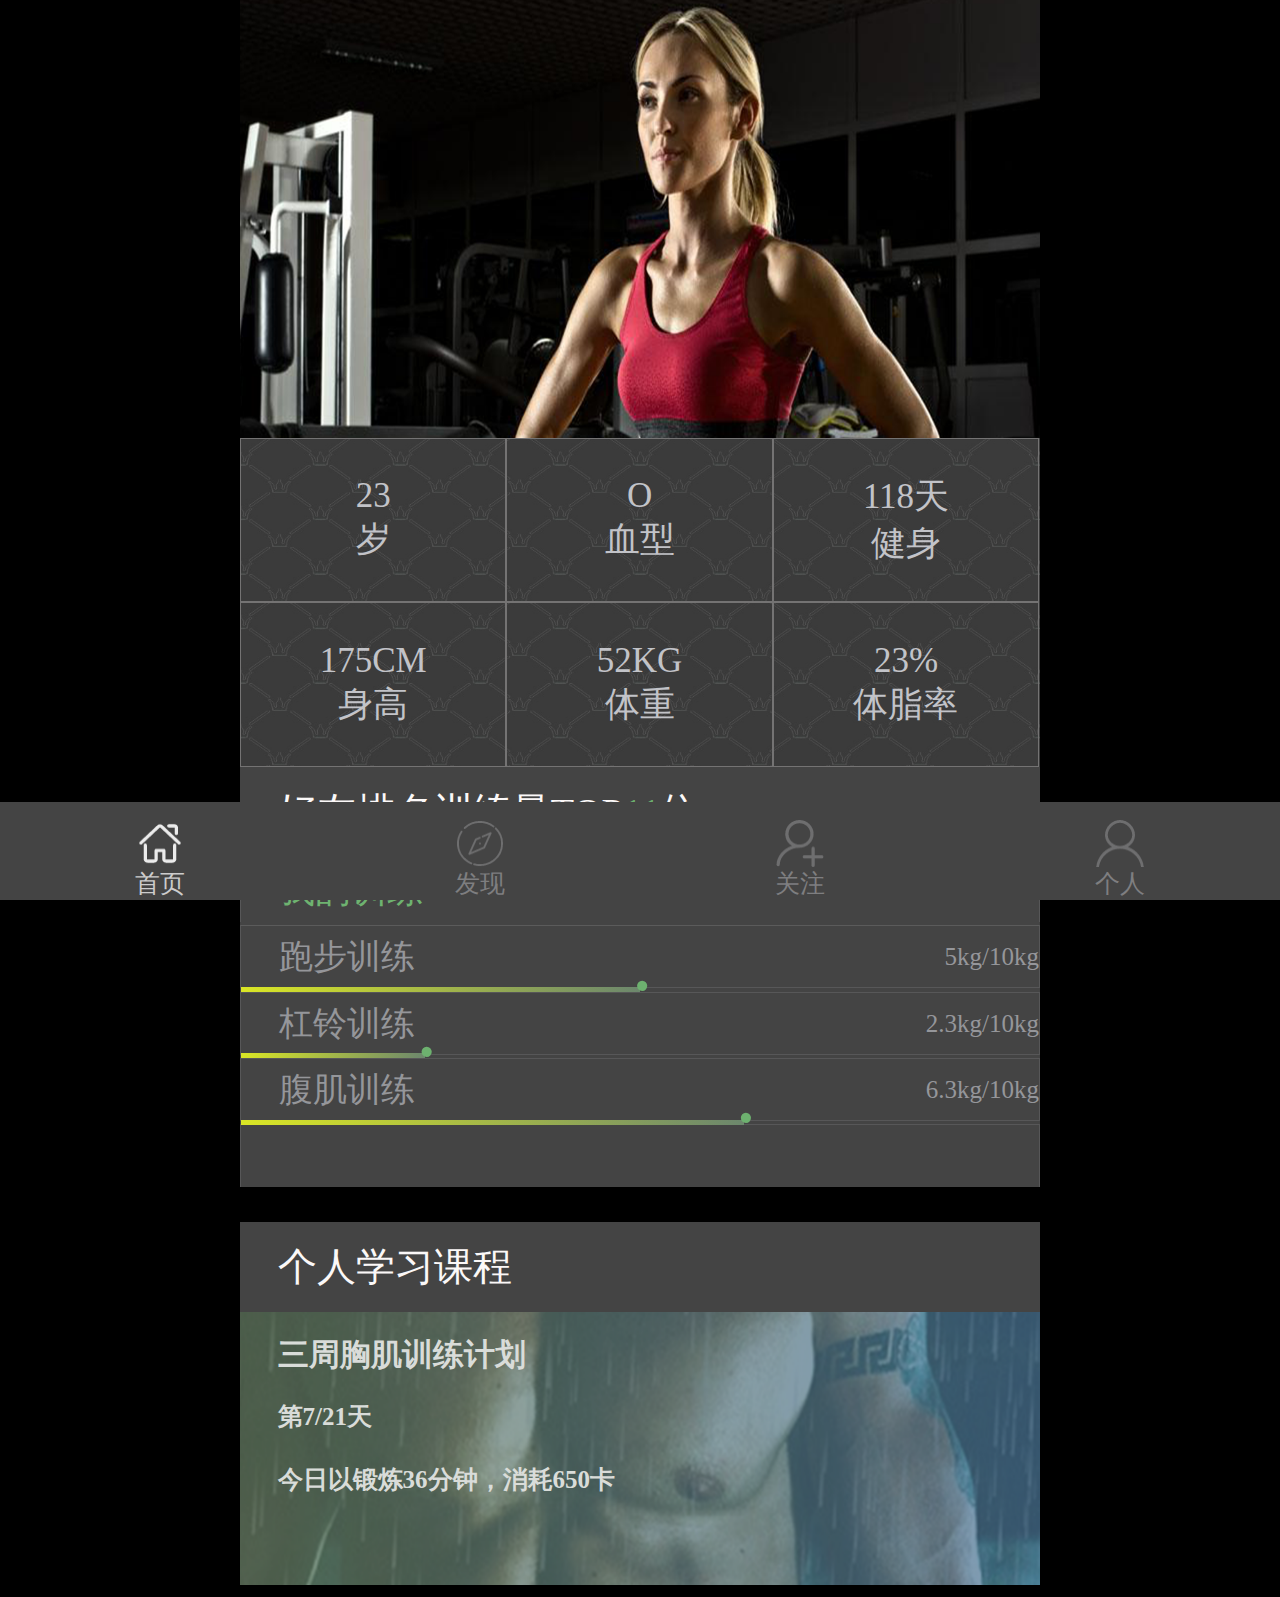
<file: index.html>
<!doctype html>
<html>
<head>
<meta charset="utf-8">
<title>首页</title>
	<meta name="viewport" content="width=device-width,height=device-height,initial-scale=1.0, minimum-scale=1.0, maximum-scale=1.0, user-scalable=no">
	<link rel="stylesheet" type="text/css" href="css/index.css">
	 <link rel="stylesheet" href="swiper/swiper.min.css">
</head>
<body>
	
	<section class="swiper-container">
		<div class="swiper-container">
        <div class="swiper-wrapper">
            <div class="swiper-slide"><img src="img/4.png">
            </div>
              <div class="swiper-slide"><img src="img/65.jpg">
            </div>
            <div class="swiper-slide"><img src="img/66.jpg">
            </div>
              <div class="swiper-slide"><img src="img/67.jpg">
            </div>
           
        </div>
    </div>
	</section>
	<ul class="information">
		<li>23 <br>岁</li>
		<li>O <br>血型</li>
		<li>118天 <br>健身</li>
		<li>175CM <br>身高</li>
		<li>52KG <br>体重</li>
		<li>23% <br>体脂率</li>
	</ul>
	<section class="rankings">
		<span class="friend">好友排名训练量TOP<a>11</a>位</span>
		<ul class="train">
			<li>我的训练</li>
			<li>跑步训练<span>5kg/10kg</span><h5><p>·</p></h5></li>
			<li>杠铃训练<span>2.3kg/10kg</span><h5><p>·</p></h5></li>
			<li>腹肌训练<span>6.3kg/10kg</span><h5><p>·</p></h5></li>
			<li></li>
		</ul>
	</section>
	<footer>
		<span><a href="index1.html">个人学习课程</a></span>
		<div><b><p>三周胸肌训练计划</p><p>第7/21天</p><p>今日以锻炼36分钟，消耗650卡</p></b></div>
	</footer>
	<ol>
		<li><a href="index.html"><img src="img/7.png">首页</a></li>
		<li><a href="find.html"><img src="img/8.png">发现</a></li>
		<li><a href="follow.html"><img src="img/9.png">关注</a></li>
		<li><a href="homepage.html"><img src="img/10.png">个人</a></li>
	</ol>
	 <script src="swiper/swiper.min.js"></script>
    <script type="text/javascript">
    window.onload = function() {
      var mySwiper = new Swiper ('.swiper-container', {
        direction:'horizontal',
        loop: true,
        autoplay:1000,
        speed:2000,
        pagination: '.swiper-pagination',
        nextButton: '.swiper-button-next',
        prevButton: '.swiper-button-prev',
　　　　  autoplayDisableOnInteraction : false,
        scrollbar: '.swiper-scrollbar',
      });
    }        
    </script>
</body>
</html>
</file>
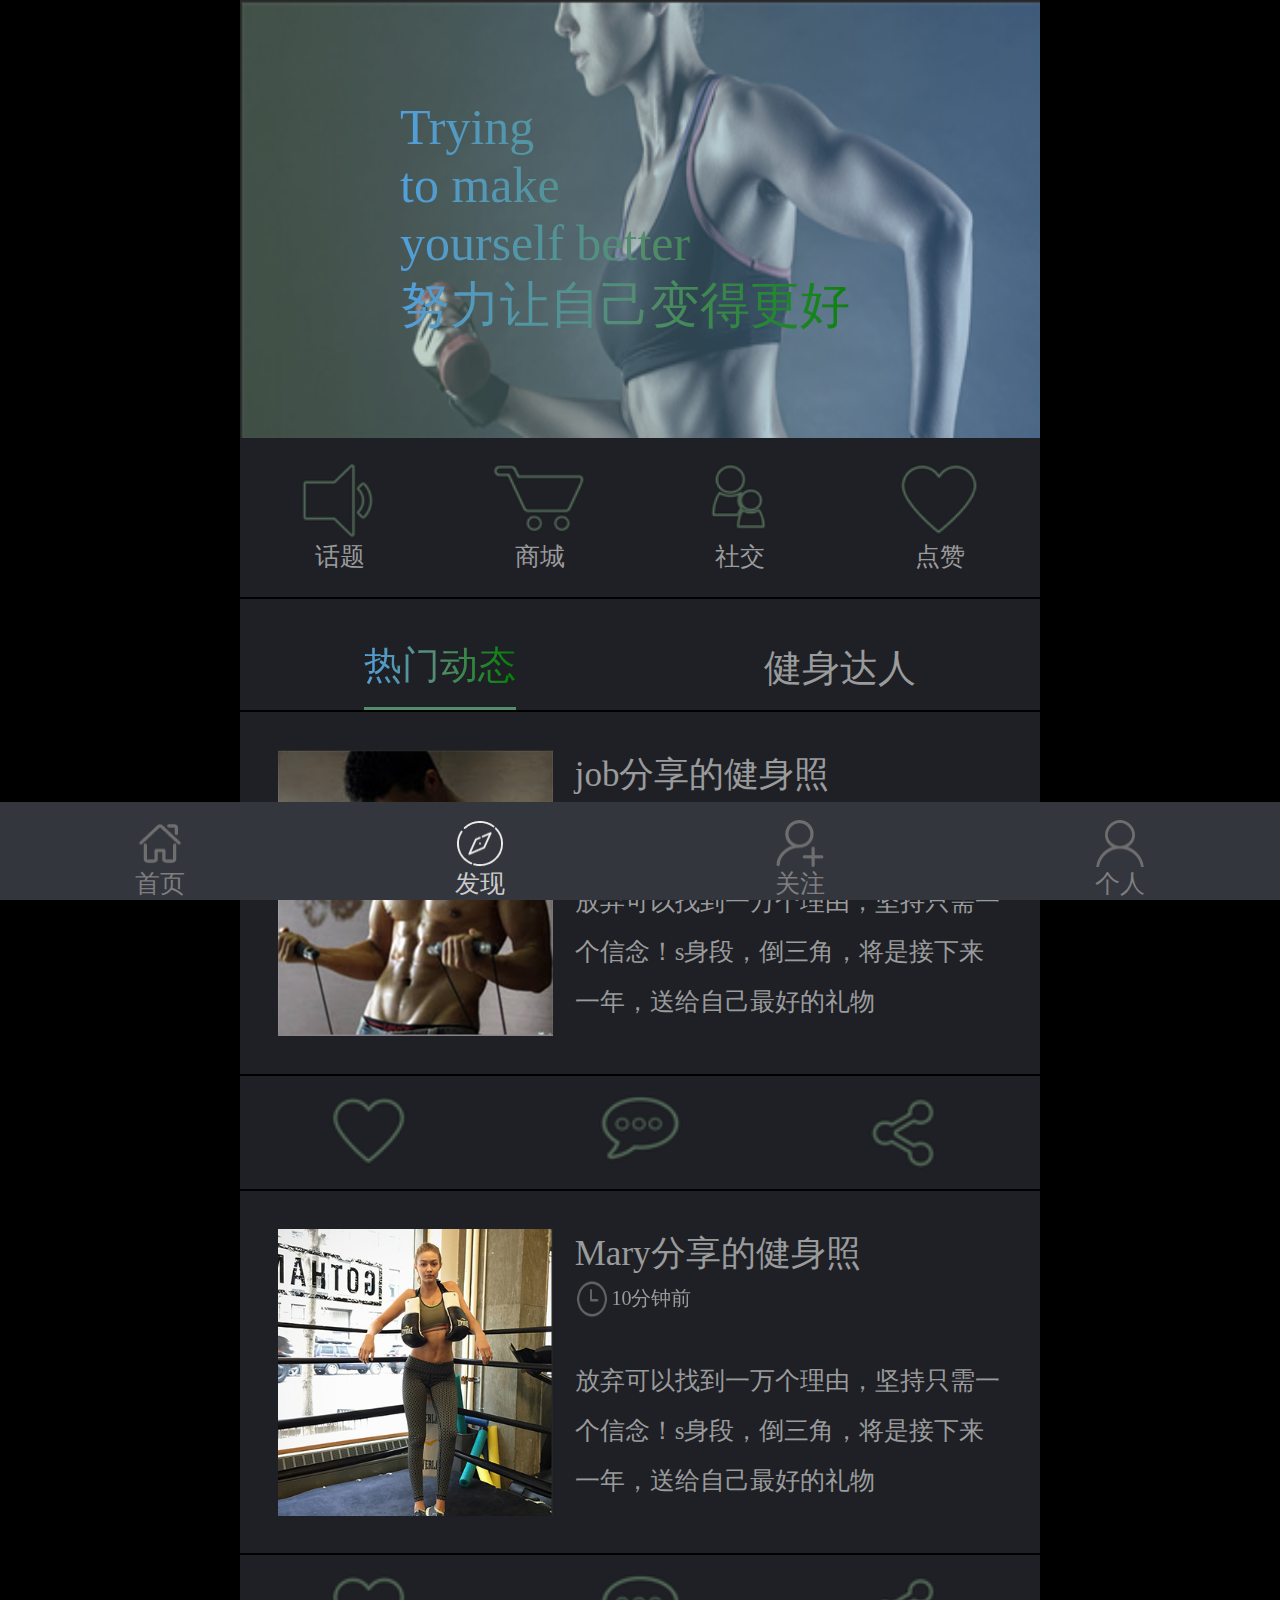
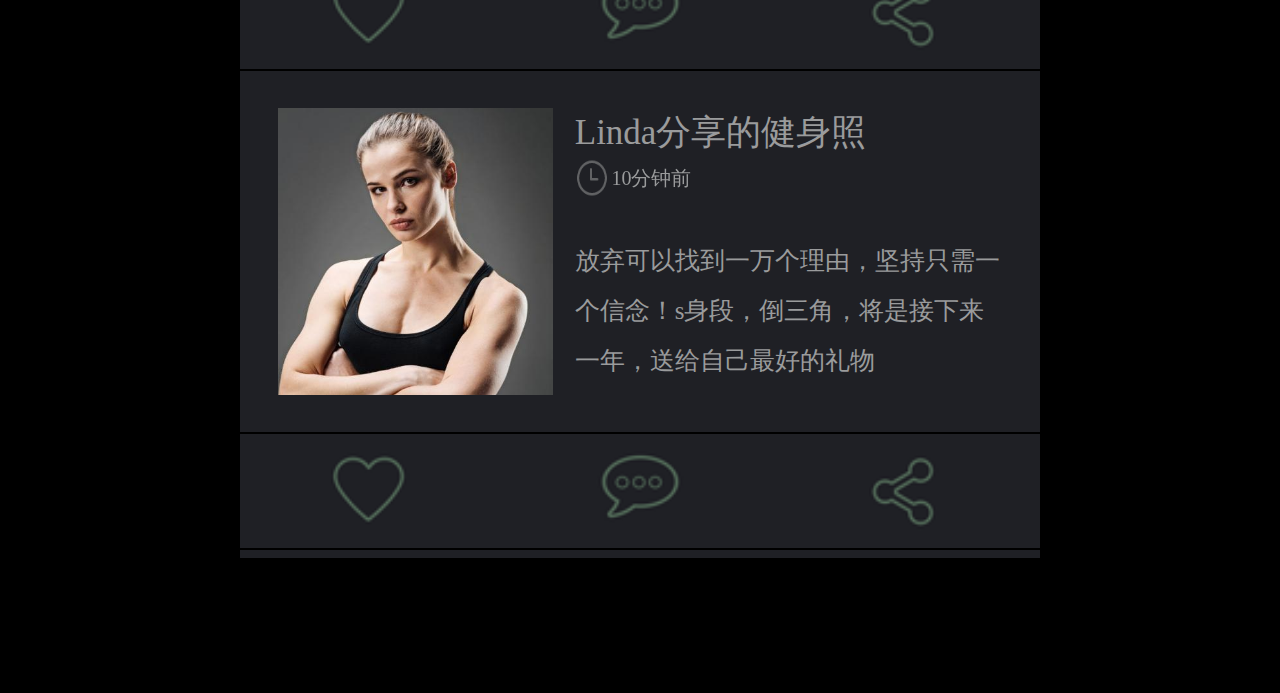
<file: find.html>
<!doctype html>
<html>
<head>
<meta charset="utf-8">
<title>发现</title>
	<meta name="viewport" content="width=device-width,height=device-height,initial-scale=1.0, minimum-scale=1.0, maximum-scale=1.0, user-scalable=no">
	<link rel="stylesheet" type="text/css" href="css/fine.css">
	<link rel="stylesheet" href="swiper/swiper.min.css">
</head>
<body>
		<section class="swiper-container">
		<div class="swiper-container">
        <div class="swiper-wrapper">
            <div class="swiper-slide"><img src="img/11.png"><p>Trying <br>to make <br>yourself better <br>努力让自己变得更好</p> 
            </div>
              <div class="swiper-slide"><img src="img/68.jpg">
            </div>
            <div class="swiper-slide"><img src="img/69.jpg">
            </div>
              <div class="swiper-slide"><img src="img/70.jpg">
            </div>      
        </div>
    </div>
	</section>
	<ul class="conversation">
		<li><img src="img/12.png">话题</li>
		<a href="find1.html"><li><img src="img/13.png">商城</li></a>
		<li><img src="img/14.png">社交</li>
		<li><img src="img/15.png">点赞</li>
	</ul>
	<ul class="dynamic">
		<li>
			<p>热门动态</p> 
			<span>健身达人</span>
		</li>
		<li>
			<img src="img/16.png" alt="">
			<p>job分享的健身照<br>
			<span><img src="img/64.png"><a>10分钟前</a></span>
			放弃可以找到一万个理由，坚持只需一个信念！s身段，倒三角，将是接下来一年，送给自己最好的礼物
			</p>
		</li>
		<li>
			<img src="img/17.png">
			<img src="img/18.png">
			<img src="img/19.png">
		</li>
		<li>
			<img src="img/62.png" alt="">
			<p>Mary分享的健身照<br>
			<span><img src="img/64.png"><a>10分钟前</a></span>
			放弃可以找到一万个理由，坚持只需一个信念！s身段，倒三角，将是接下来一年，送给自己最好的礼物
			</p>
		</li>
		<li>
			<img src="img/17.png">
			<img src="img/18.png">
			<img src="img/19.png">
		</li>
		<li>
			<img src="img/39.png" alt="">
			<p>Linda分享的健身照<br>
			<span><img src="img/64.png"><a>10分钟前</a></span>
			放弃可以找到一万个理由，坚持只需一个信念！s身段，倒三角，将是接下来一年，送给自己最好的礼物
			</p>
		</li>
		<li>
			<img src="img/17.png">
			<img src="img/18.png">
			<img src="img/19.png">
		</li><br>
		<div class="bottom">
			<span><a href="index.html"><img src="img/23.png">首页</a></span>
			<span><a href="find.html"><img src="img/20.png">发现</a></span>
			<span><a href="follow.html"><img src="img/9.png">关注</a></span>
			<span><a href="homepage.html"><img src="img/10.png">个人</a></span>
		</div>
		 <script src="swiper/swiper.min.js"></script>
    <script type="text/javascript">
    window.onload = function() {
      var mySwiper = new Swiper ('.swiper-container', {
        direction:'horizontal',
        loop: true,
        autoplay:1000,
        speed:2000,
        pagination: '.swiper-pagination',
        nextButton: '.swiper-button-next',
        prevButton: '.swiper-button-prev',
　　　　  autoplayDisableOnInteraction : false,
        scrollbar: '.swiper-scrollbar',
      });
    }        
    </script>
</body>
</html>
</file>
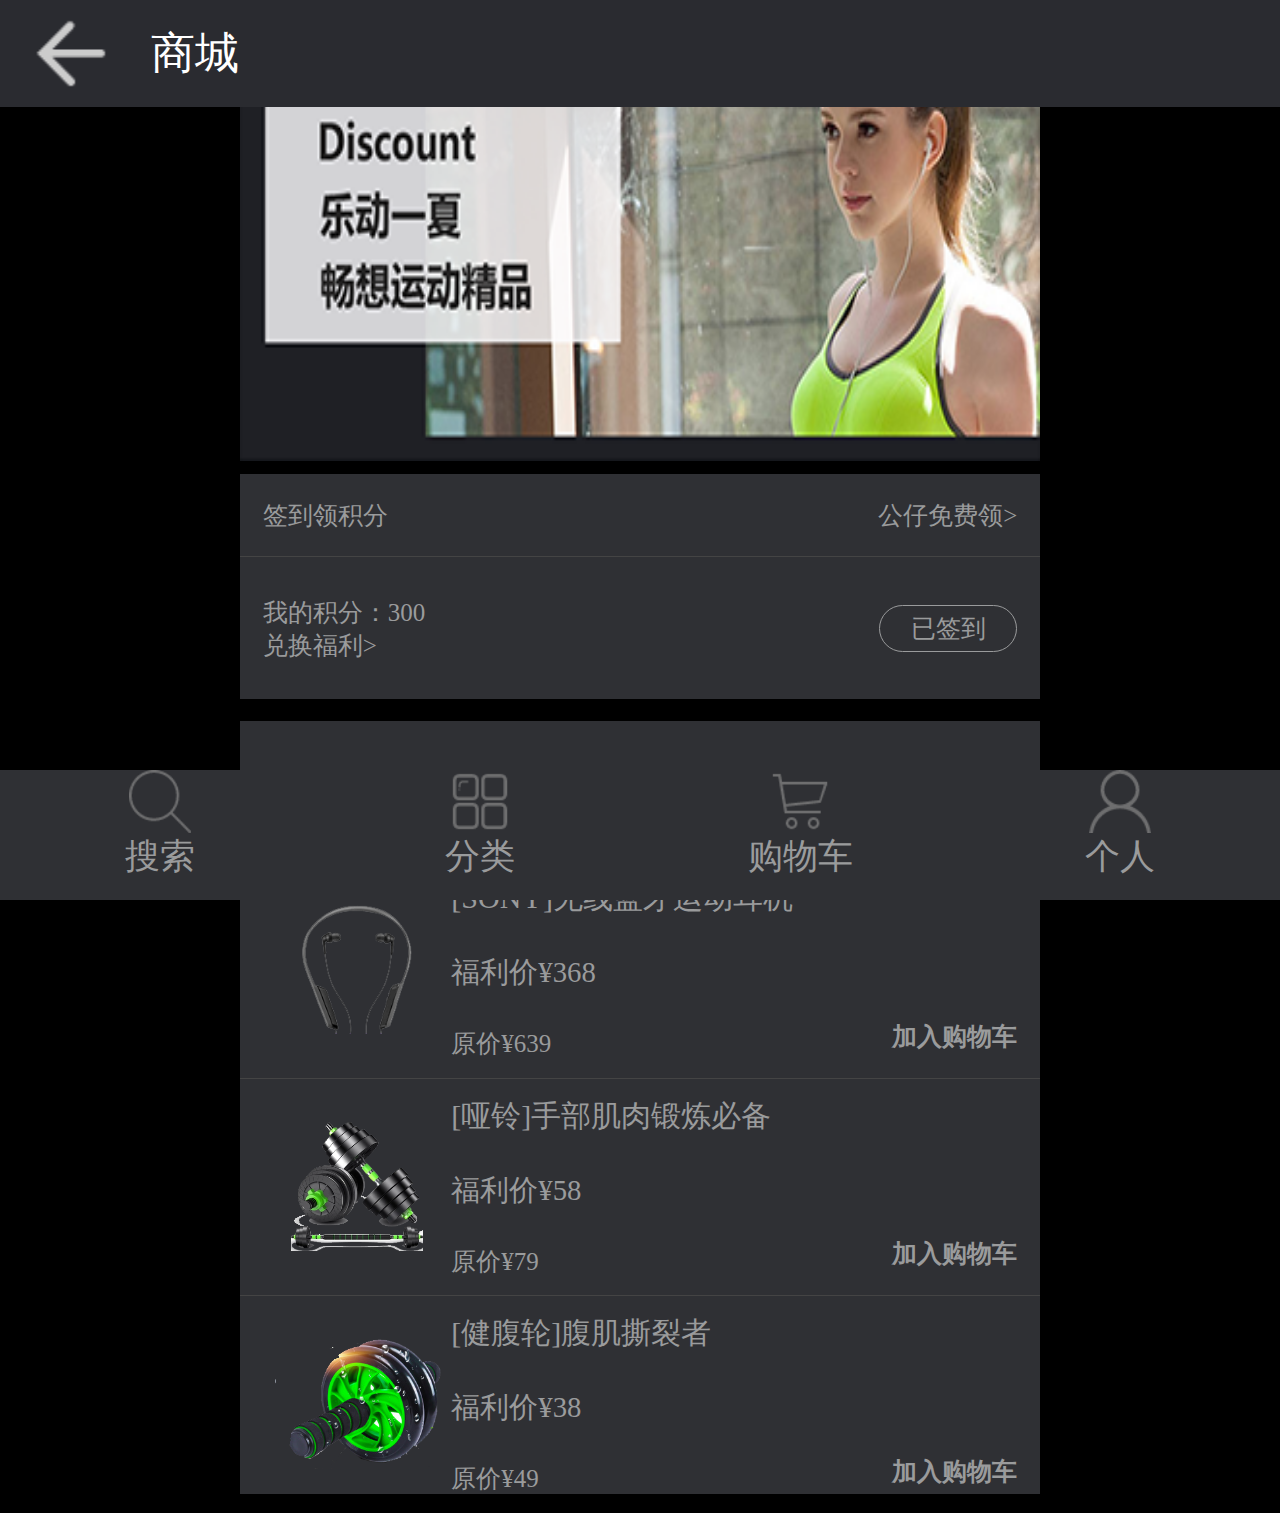
<file: find1.html>
<!doctype html>
<html>
<head>
<meta charset="utf-8">
<title>商城</title>
	<meta name="viewport" content="width=device-width,height=device-height,initial-scale=1.0, minimum-scale=1.0, maximum-scale=1.0, user-scalable=no">
	<link rel="stylesheet" type="text/css" href="css/find1.css">
</head>
<body>
	<section>
		<a href="find.html"><img src="img/53.png"></a>商城
	</section>
	<div class="banner">
		<img src="img/54.png">
	</div>
	<ul>
		<li><span>签到领积分</span><span>公仔免费领&#62;</span></li>
		<li><span>我的积分：300 <br>兑换福利&#62;</span><p>已签到</p></li>
	</ul>
	<ol>
		<li>
			<span>福利社</span>
			<span>距结束还有3小时</span>
		</li>
		<li>
			<b>
				<img src="img/55.png">
			</b>
			<p>
				<span>
					<a>[SONY]无线蓝牙运动耳机</a>
					<a>福利价&yen;368</a>
					<a>原价&yen;639</a>
				</span>
			</p>
			<h6 class="jion">加入购物车</h6>
		</li>
		<li>
			<b>
			<img src="img/56.png">
			</b>
			<p>
				<span>
					<a>[哑铃]手部肌肉锻炼必备</a>
					<a>福利价&yen;58</a>
					<a>原价&yen;79</a>
				</span>
			</p>
			<h6 class="jion">加入购物车</h6>
		</li>
		<li>
			<b>
			<img src="img/57.png">
			</b>
			<p>
				<span>
					<a>[健腹轮]腹肌撕裂者</a>
					<a>福利价&yen;38</a>
					<a>原价&yen;49</a>
				</span>
			</p>
			<h6 class="jion">加入购物车</h6>
		</li>
	</ol>
		<div class="bottom">
			<span><a href=""><img src="img/58.png">搜索</a></span>
			<span><a href=""><img src="img/59.png">分类</a></span>
			<span><a href=""><img src="img/60.png">购物车</a></span>
			<span><a href=""><img src="img/10.png">个人</a></span>
		</div>


</body>
</html>
</file>
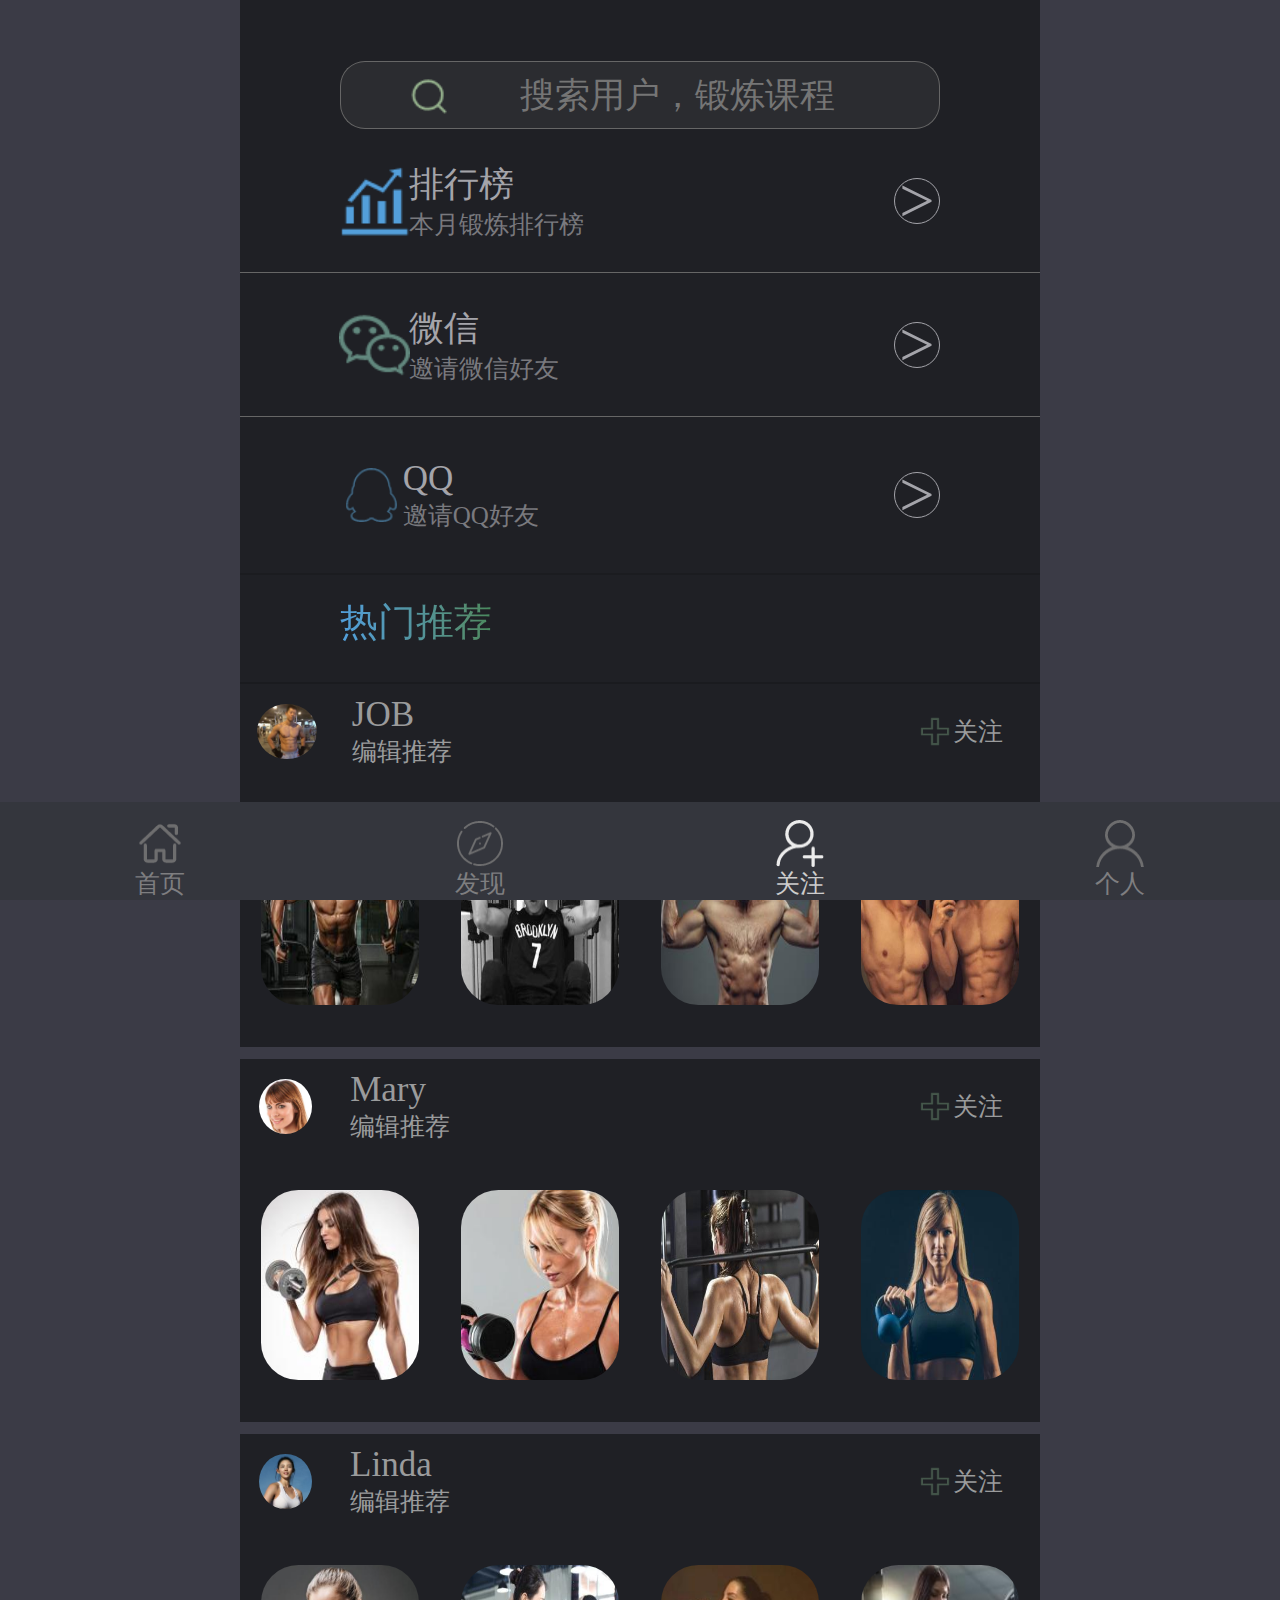
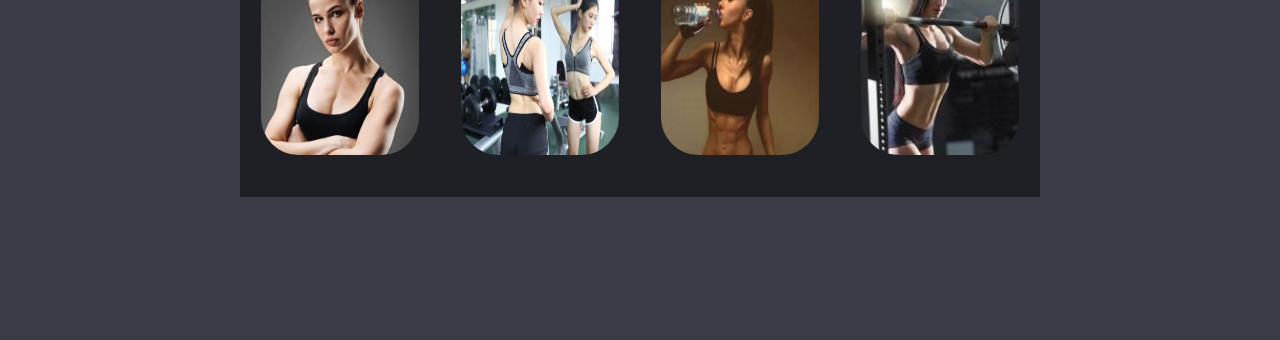
<file: follow.html>
<!doctype html>
<html>
<head>
<meta charset="utf-8">
<title>关注</title>
	<meta name="viewport" content="width=device-width,height=device-height,initial-scale=1.0, minimum-scale=1.0, maximum-scale=1.0, user-scalable=no">
	<link rel="stylesheet" type="text/css" href="css/follow.css">
</head>
<body>
	<ul>
		<li>
			<span><img src="img/24.png" ></span>
			<input type="text" placeholder="搜索用户，锻炼课程">
		</li>
		<li>
			<p>
				<b><img src="img/25.png"></b>
				<a>排行榜<br>本月锻炼排行榜</a>
			</p>
			<span>&#62;</span>
		</li>
		<li>
			<p>
				<b><img src="img/26.png"></b>
				<a>微信<br>邀请微信好友</a>
			</p>
			<span>&#62;</span>
		</li>
		<li>
			<p>
				<b><img src="img/27.png"></b>
				<a>QQ<br>邀请QQ好友</a>
			</p>
			<span>&#62;</span>
		</li>
		<li>
			<p>热门推荐</p>
		</li>
	</ul>
	<div class="commendation">
		<span>
			<p>
				<img src="img/28.jpg">
				<a>JOB <br>编辑推荐</a>
			</p>
			<pre><img src="img/29.png">关注</pre>
		</span>
		<ol>
			<li><img src="img/30.png"></li>
			<li><img src="img/31.png"></li>
			<li><img src="img/32.png"></li>
			<li><img src="img/33.png"></li>
		</ol>
	</div>

	<div class="commendation1">
		<span>
			<p>
				<img src="img/35.png">
				<a>Mary <br>编辑推荐</a>
			</p>
			<pre><img src="img/29.png">关注</pre>
		</span>
		<ol>
			<li><img src="img/34.png"></li>
			<li><img src="img/36.png"></li>
			<li><img src="img/37.png"></li>
			<li><img src="img/38.png"></li>
		</ol>
	</div>

	<div class="commendation1">
		<span>
			<p>
				<img src="img/43.png">
				<a>Linda <br>编辑推荐</a>
			</p>
			<pre><img src="img/29.png">关注</pre>
		</span>
		<ol>
			<li><img src="img/39.png"></li>
			<li><img src="img/40.png"></li>
			<li><img src="img/41.png"></li>
			<li><img src="img/42.png"></li>
		</ol>
	</div><br>

	<div class="bottom">
			<span><a href="index.html"><img src="img/23.png">首页</a></span>
			<span><a href="find.html"><img src="img/8.png">发现</a></span>
			<span><a href="follow.html"><img src="img/21.png">关注</a></span>
			<span><a href="homepage.html"><img src="img/10.png">个人</a></span>
		</div>
</body>
</html>
</file>
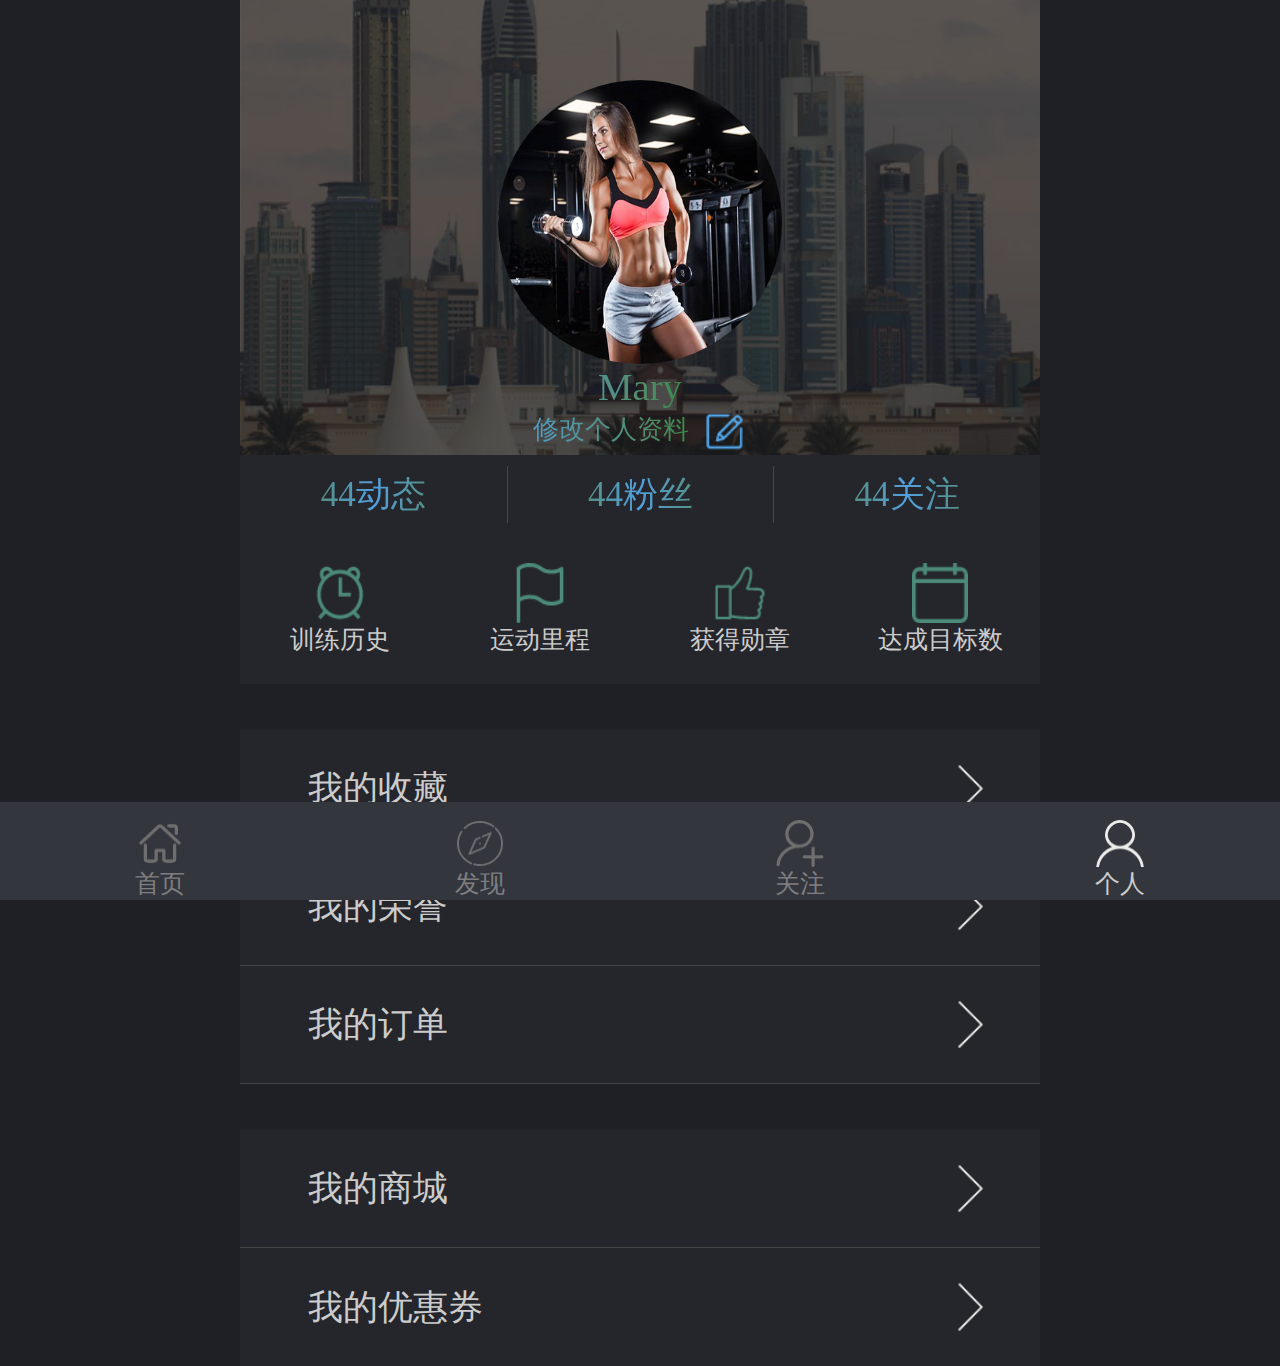
<file: homepage.html>
<!doctype html>
<html>
<head>
<meta charset="utf-8">
<title>个人主页</title>
	<meta name="viewport" content="width=device-width,height=device-height,initial-scale=1.0, minimum-scale=1.0, maximum-scale=1.0, user-scalable=no">
	<link rel="stylesheet" type="text/css" href="css/homepage.css">
</head>
<body>
	<div class="banner">
		<span>
			<h5><img src="img/63.png"></h5>
			<p>Mary <br>修改个人资料<img src="img/45.png"></p>
		</span>
	</div>
	<ul>
		<li>44动态</li>
		<li>44粉丝</li>
		<li>44关注</li>
	</ul>
	<ol>
		<li><img src="img/46.png">训练历史</li>
		<li><img src="img/47.png">运动里程</li>
		<li><img src="img/48.png">获得勋章</li>
		<li><img src="img/49.png">达成目标数</li>
	</ol>
	<div class="collection">
		<p><span>我的收藏</span><a><img src="img/71.png"></a></p>
		<p><span>我的荣誉</span><a><img src="img/71.png"></a></p>
		<p><span>我的订单</span><a><img src="img/71.png"></a></p>
		<p><span>我的商城</span><a><img src="img/71.png"></a></p>
		<p><span>我的优惠券</span><a><img src="img/71.png"></a></p>
	</div>
	<div class="bottom">
		<span><a href="index.html"><img src="img/23.png">首页</a></span>
		<span><a href="find.html"><img src="img/8.png">发现</a></span>
		<span><a href="follow.html"><img src="img/9.png">关注</a></span>
		<span><a href="homepage.html"><img src="img/22.png">个人</a></span>
	</div>

</body>
</html>
</file>
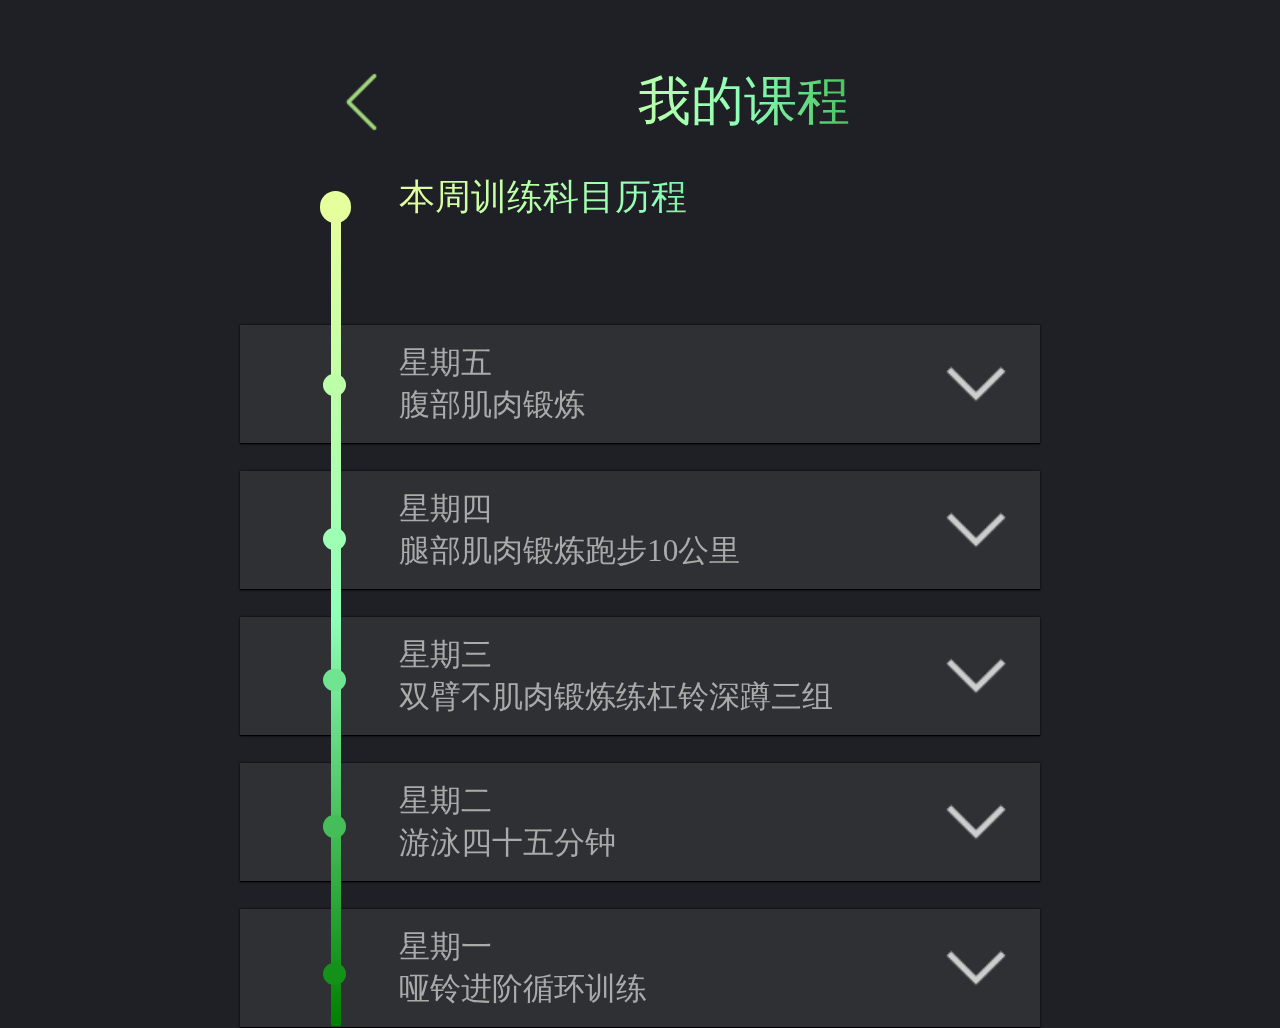
<file: index1.html>
<!doctype html>
<html>
<head>
<meta charset="utf-8">
<title>首页</title>
	<meta name="viewport" content="width=device-width,height=device-height,initial-scale=1.0, minimum-scale=1.0, maximum-scale=1.0, user-scalable=no">
	<link rel="stylesheet" type="text/css" href="css/index1.css">
</head>
<body>
	<section>
		<a href="index.html"><span><img src="img/50.png"></span></a>
		<span>我的课程</span>
		<span><img src="img/51.png"></span>
	</section>
	<ul>
		<li>
			<span>本周训练科目历程</span>
			</li>
		<li>
			<span>星期五<br>腹部肌肉锻炼</span>
			<b><img src="img/52.png"></b>
		</li>
		<li>
			<span>星期四<br>腿部肌肉锻炼跑步10公里</span>
			<b><img src="img/52.png"></b>
		</li>
		<li>
			<span>星期三<br>双臂不肌肉锻炼练杠铃深蹲三组</span>
			<b><img src="img/52.png"></b>
		</li>
		<li>
			<span>星期二<br>游泳四十五分钟</span>
			<b><img src="img/52.png"></b>
		</li>
		<li>
			<span>星期一<br>哑铃进阶循环训练</span>
			<b><img src="img/52.png"></b>
		</li>
		<div>
			<span></span>
			<span></span>
			<span></span>
			<span></span>
			<span></span>
			<span></span>
		</div>
	</ul>


</body>
</html>
</file>
<file: css/index.css>
@charset "utf-8";
/* CSS Document */
body, h1, h2, h3, h4, h5, h6, hr, p, blockquote, dl, dt, dd, ul, ol, li, pre, form, fieldset, legend, button, input, textarea, th, td { margin:0; padding:0; } 
body, button, input, select, textarea { font:12px/1.5tahoma, arial, \5b8b\4f53; } 
h1, h2, h3, h4, h5, h6{ font-size:100%; } 
address, cite, dfn, em, var { font-style:normal; } 
code, kbd, pre, samp { font-family:couriernew, courier, monospace; } 
small{ font-size:12px; } 
ul, ol { list-style:none; } 
a { text-decoration:none; } 
a:hover { text-decoration:underline; } 
sup { vertical-align:text-top; } 
sub{ vertical-align:text-bottom; } 
legend { color:#000; } 
fieldset, img { border:0; } 
button, input, select, textarea { font-size:100%; } 
table { border-collapse:collapse; border-spacing:0; }


@media only screen and (min-width: 320px) {
  html {
    font-size: 40px !important;} }
@media only screen and (min-width: 360px) {
  html {
    font-size: 45px !important; } }
@media only screen and (min-width: 375px) {
  html {
    font-size: 50px !important; } }
@media only screen and (min-width: 412px) {
  html {
    font-size: 55px !important; } }
@media only screen and (min-width: 414px) {
  html {
    font-size: 55px !important; } }
@media only screen and (min-width: 750px) {
  html {
    font-size: 90px !important; } }
@media only screen and (min-width: 768px) {
  html {
    font-size: 90px !important; } }
@media only screen and (min-width: 1024px) {
  html {
    font-size: 125px !important; } }
@media only screen and (min-width: 1280px) {
  html {
    font-size: 125px !important; 
    width:800px;
    margin:0 auto;} }
body{
  background: #000;
}

.banner{
  height:3.3636rem;
  width:100%;
  box-sizing: border-box;
  position: relative;
}
 .swiper-container {
  width: 100%;
  height: 3.5rem;
  position: relative;
}  
.swiper-slide{
  width: 100%;
  height:3.5rem;

}
.swiper-slide img{
  max-width: 100%;
  max-height: 100%;
  width: 100%;
  height: 100%
}
.banner .banner1{
  height:100%;
  width:100%;
}
.banner .meng{
  height:100%;
  width:53%;
  position: absolute;
  top:0rem;
}
.information{
  height:2.636363rem;
  width:100%;
  box-sizing: border-box;
  display: flex;
  flex-wrap: wrap;
  background: url(../img/5.jpg);
  background-size: 10%;
}
.information li{
  height:50%;
  width:33.3%;
  border:1px solid #747373;
  box-sizing: border-box;
  font-size: 0.28rem;
  display: flex;
  justify-content: center;
  align-items: center;
  text-align: center;
  color:#c2c3c8;
}
.rankings{
  height:3.3636rem;
  width:100%;
  box-sizing: border-box;
  background: #444;
  display: flex;
  flex-direction: column;
  justify-content: space-between;
}
.rankings .friend{
  width:100%;
  height:0.7272rem;
  border-bottom:1px solid #444;
  font-size: 0.31rem;
  display: inline-block;
  text-indent: 0.3rem;
  line-height: 0.7272rem;
  color:#fbf8f8;
}
.rankings .friend a{
  color:#6db16f;
}
.train{
  height:3.636363rem;
  width:100%;
  display: flex;
  flex-direction: column;
  justify-content: space-between;
}
.train li{
  width:100%;
  height:0.504212rem;
  border:1px solid #575758;
  box-sizing: border-box;
  font-size: 0.27rem;
  line-height: 0.4936rem;
  text-indent: 0.3rem;
  color:#95969a;
}
.train li:nth-child(1){
  font-size: 0.29rem;
  color:#6eb370;
  border-bottom: none;
  border-top:1px solid #3a3b3c;
}
.train li:nth-child(2){
  border-top:1px solid #5b5b5b;
}
.train li span{
  float: right;
  font-size: 0.2rem;
}
.train li h5{
  height:0.04rem;
  width:50%;
  background: linear-gradient(to right,#dae625,#6c876d);
  text-align: right;
  font-size: 0.5rem;
  position: relative;
  top:-0.01rem;
}
.train li h5 p{
  position: absolute;
  top:-0.25rem;
  right: -0.1rem;
  color:#6db16f;
}
.train li:nth-child(3) h5{
  width:23%;
}
.train li:nth-child(4) h5{
  width:63%;
}
.train li:nth-child(5){
  border-bottom: none;
} 
footer{
  width:100%;
  height:3rem;
  box-sizing:border-box; 
  margin-top:0.2727rem;
  display: flex;
  flex-direction: column;

  
}
footer div{
  height:2.1818rem;
  width:100%;
  background: url(../img/6.png);
  background-size: 100% 100%;
}
footer span{
  height:0.7272rem;
  width:100%;
  display: inline-block;
  background: #444;
  font-size: 0.31rem;
  color:#fbf8f8;
  text-indent: 0.3rem;
  line-height: 0.7272rem;

}
footer b{
  width:60%;
  color:#d9dcd9;
  font-size: 0.2rem;
  line-height: 0.5rem;
  display: inline-block;
  margin-top:0.090909rem;
}
footer b::first-line{
  font-size: 0.25rem;
  font-weight: 600;

}
footer b p{
  text-indent: 0.3rem;
}
ol{
  height:0.7872rem;
  width:100%;
  box-sizing: border-box;
  display: flex;
  justify-content: space-around;
  position: fixed;
  bottom: 0;
  left:0;
  background: #444444;
}
ol li{
  height:100%;
  width:1rem;
  color:#7e7e80;
  display: flex;
  justify-content: center;
  align-items: center;
  font-size: 0.2rem;
}
ol li:nth-child(1) a{
  color:#ccc;
}
ol li a{
   height:100%;
  width:1rem;
  display: inline-block;
  display: flex;
  justify-content: center;
}
ol li img{
  width:38%;
}
ol li a{
    font-size: 0.2rem;
    color:#7e7e80;
    display: flex;
    flex-direction:column;
    justify-content: flex-end;
    align-items: center;
}
footer a{
  color:#fbf8f8;
}
</file>
<file: css/fine.css>
@charset "utf-8";
/* CSS Document */
body, h1, h2, h3, h4, h5, h6, hr, p, blockquote, dl, dt, dd, ul, ol, li, pre, form, fieldset, legend, button, input, textarea, th, td { margin:0; padding:0; } 
body, button, input, select, textarea { font:12px/1.5tahoma, arial, \5b8b\4f53; } 
h1, h2, h3, h4, h5, h6{ font-size:100%; } 
address, cite, dfn, em, var { font-style:normal; } 
code, kbd, pre, samp { font-family:couriernew, courier, monospace; } 
small{ font-size:12px; } 
ul, ol { list-style:none; } 
a { text-decoration:none; } 
a:hover { text-decoration:underline; } 
sup { vertical-align:text-top; } 
sub{ vertical-align:text-bottom; } 
legend { color:#000; } 
fieldset, img { border:0; } 
button, input, select, textarea { font-size:100%; } 
table { border-collapse:collapse; border-spacing:0; }


@media only screen and (min-width: 320px) {
  html {
    font-size: 40px !important; } }
@media only screen and (min-width: 360px) {
  html {
    font-size: 45px !important; } }
@media only screen and (min-width: 375px) {
  html {
    font-size: 50px !important; } }
@media only screen and (min-width: 412px) {
  html {
    font-size: 55px !important; } }
@media only screen and (min-width: 414px) {
  html {
    font-size: 55px !important; } }
@media only screen and (min-width: 750px) {
  html {
    font-size: 90px !important; } }
@media only screen and (min-width: 768px) {
  html {
    font-size: 90px !important; } }
@media only screen and (min-width: 1024px) {
  html {
    font-size: 125px !important; } }
    @media only screen and (min-width: 1280px) {
html {
    font-size: 125px !important; 
    width:800px;
    margin:0 auto;} }
body,html{
  background: #000;
}
.banner{
  height:3.272727rem;
  width:100%;
  box-sizing: border-box;
  background: url(../img/11.png);
  background-size: 100% 100%;
  display: flex;
  justify-content: center;
  align-items: center;
}
.swiper-container {
  width: 100%;
  height: 3.5rem;
  position: relative;
}  
.swiper-slide{
  width: 100%;
  height:3.5rem;
  display: flex;
  justify-content: center;
  align-items: center;

}
.swiper-slide img{
  max-width: 100%;
  max-height: 100%;
  width: 100%;
  height: 100%;
  position:absolute;
  z-index: 1;
}
.swiper-slide p{
  position: absolute;
  z-index: 5;
  height:80%;
  width:60%;
  font-size: 0.4rem;
  display: flex;
  align-items: center;
  background: linear-gradient(to right, #529fdd, #548c6e,green);
  -webkit-background-clip: text;
  color: transparent;
}
.banner div{
  height:100%;
  width: 100%;
} 
.banner div img{
  width:100%;
  height:100%;
}
.banner p{
  color:#fff;
  height:3.090909rem;
  width:6rem;
  font-size: 0.4rem;
  font-family:'TSSunOld1259ee0a461cdb5';
  background: linear-gradient(to right, #529fdd, #548c6e,green);
  -webkit-background-clip: text;
  color: transparent;
  display: flex;
  align-items: center;
}
.conversation{
  width:100%;
  height:1.272727rem;
  border-bottom :2px solid #000;
  display: flex;
  justify-content: space-around;
  background:#1f2025;
}
.conversation li{
  height:100%;
  width:1.454545rem;
  display: flex;
  flex-direction: column;
  align-items: center;
  justify-content: center;
  color:#9a9b9c;
  font-size: 0.2rem
}
.conversation li img{
  height:50%;
}
.dynamic{
  height:12.4726363rem;
  width:100%;
  background:#1f2025;
}
.dynamic li{
  height:0.90909rem;
  width:100%;
  border-bottom:2px solid #000;
}
.dynamic li:nth-child(1){
  color:#ccc;
  font-size:0.3rem;
  display: flex;
  justify-content: space-around;
  align-items: flex-end;
  box-sizing: border-box;
}
.dynamic li:nth-child(1) p{
  background: linear-gradient(to right, #529fdd, #548c6e,green);
  -webkit-background-clip: text;
  color: transparent;
  height:100%;
  border-bottom:3px solid #548c6e;
  line-height: 1.12rem;
}
.dynamic li:nth-child(1) span{
  display: inline-block;
    height:100%;
  line-height: 1.12rem;
  color:#9a9b9c;
}
.dynamic li:nth-child(2),
.dynamic li:nth-child(4),
.dynamic li:nth-child(6){
  height:2.9090rem;
  padding: 0.3rem;
  box-sizing: border-box;
  display: flex;
  justify-content: space-between;
}
.dynamic li:nth-child(2) img,
.dynamic li:nth-child(4) img,
.dynamic li:nth-child(6) img{
  height:100%;
  width:2.2rem;
}
.dynamic li:nth-child(2) p,
.dynamic li:nth-child(4) p,
.dynamic li:nth-child(6) p{
  height:100%;
  width:59%;
  color:#9a9b9c;
  font-size:0.2rem;
  line-height: 0.4rem;
}
.dynamic li:nth-child(2) p span,
.dynamic li:nth-child(4) p span,
.dynamic li:nth-child(6) p span{
  display: inline-block;
  height:27%;
  width: 100%;
  display: flex;
  align-items: flex-start;
  
}
.dynamic li:nth-child(2) p span a,
.dynamic li:nth-child(4) p span a,
.dynamic li:nth-child(6) p span a{
  display: inline-block;
  height:100%;
  width: 50%;
  transform: scale(0.8);
  display: flex;
  margin-left:-0.15rem; 
  margin-top: -0.06rem
}
.dynamic li:nth-child(2) p span img,
.dynamic li:nth-child(4) p span img,
.dynamic li:nth-child(6) p span img{
  height:52%;
  width:8%;
  vertical-align: middle;
}
.dynamic li:nth-child(2) p::first-line,
.dynamic li:nth-child(4) p::first-line,
.dynamic li:nth-child(6) p::first-line{
  font-size: 0.28rem;
}
.dynamic li:nth-child(3),
.dynamic li:nth-child(5),
.dynamic li:nth-child(7){
  display: flex;
  justify-content: space-around;
  align-items: center;
} 
.dynamic li:nth-child(3) img,
.dynamic li:nth-child(5) img,
.dynamic li:nth-child(7) img{
  height:70%;
}

.bottom{
  height:0.7872rem;
  width:100%;
  box-sizing: border-box;
  display: flex;
  justify-content: space-around;
  position: fixed;
  bottom: 0;
  left:0;
  background: #34363d;
}
.bottom span{
  height:100%;
  width:1rem;
  color:#7e7e80;
  display: flex;
  justify-content: center;
  align-items: center;
  font-size: 0.2rem;
}
.bottom span a{
   height:100%;
  width:1rem;
  display: inline-block;
  display: flex;
  justify-content: center;
}
.bottom span:nth-child(2) a{
  color: #ccc;
}
.bottom span img{
  width:38%;
}
.bottom span a{
    font-size: 0.2rem;
    color:#7e7e80;
    display: flex;
    flex-direction:column;
    justify-content: flex-end;
    align-items: center;
}
</file>
<file: css/find1.css>
@charset "utf-8";
/* CSS Document */
body, h1, h2, h3, h4, h5, h6, hr, p, blockquote, dl, dt, dd, ul, ol, li, pre, form, fieldset, legend, button, input, textarea, th, td { margin:0; padding:0; } 
body, button, input, select, textarea { font:12px/1.5tahoma, arial, \5b8b\4f53; } 
h1, h2, h3, h4, h5, h6{ font-size:100%; } 
address, cite, dfn, em, var { font-style:normal; } 
code, kbd, pre, samp { font-family:couriernew, courier, monospace; } 
small{ font-size:12px; } 
ul, ol { list-style:none; } 
a { text-decoration:none; } 
a:hover { text-decoration:underline; } 
sup { vertical-align:text-top; } 
sub{ vertical-align:text-bottom; } 
legend { color:#000; } 
fieldset, img { border:0; } 
button, input, select, textarea { font-size:100%; } 
table { border-collapse:collapse; border-spacing:0; }


@media only screen and (min-width: 320px) {
  html {
    font-size: 40px !important; } }
@media only screen and (min-width: 360px) {
  html {
    font-size: 45px !important; } }
@media only screen and (min-width: 375px) {
  html {
    font-size: 50px !important; } }
@media only screen and (min-width: 412px) {
  html {
    font-size: 55px !important; } }
@media only screen and (min-width: 414px) {
  html {
    font-size: 55px !important; } }
@media only screen and (min-width: 750px) {
  html {
    font-size: 90px !important; } }
@media only screen and (min-width: 768px) {
  html {
    font-size: 90px !important; } }
@media only screen and (min-width: 1024px) {
  html {
    font-size: 125px !important; } }
@media only screen and (min-width: 1280px) {
  html {
    font-size: 125px !important; 
    width:800px;
    margin:0 auto;} }
body{
  background: #000;
}
section{
  height:0.8572rem;
  width:100%;
  position: fixed;
  left: 0;
  display: flex;
  color:#fff;
  font-size: 0.35rem;
  align-items: center;
  padding: 0 0 0 0.1818rem;
  background: #2a2b30;
}
section a{
  height:100%;
  width:10%;
  display: inline-block;
  display: flex;
  align-items: center;
}
section img{
  height:90%;
}
.banner{
  height:3.6909rem;
  width:100%;
}
.banner img{
  width:100%;
  height:100%;
}
ul{
  width:100%;
  height:1.7954rem;
  margin-top:0.1018rem;
  background: #2f3034;
  color:#9a9b9c;
}
ul li{
  display: flex;
  padding: 0 0.1818rem;
  justify-content: space-between;
  align-items: center;
}
ul li:nth-child(1){
  height:0.6663rem;
  width:100%;
  border-bottom: 1px solid #444;
  box-sizing: border-box;
}
ul li:nth-child(2){
  height:1.141rem;
  width:100%;
  box-sizing: border-box; 
}
ul li span{
  display: inline-block;
  height:100%;
  width:50%;
  font-size: 0.2rem;
  display: flex;
  align-items: center;
}
ul li span:nth-child(2){
  display: flex;
  align-items: center;
  justify-content: flex-end;
}
ul li p{
  height:0.3636rem;
  width:1.0909rem;
  color:#9a9b9c;
  font-size: 0.2rem;
  border:1px solid #9a9b9c;
  display: flex;
  justify-content: center;
  align-items: center;
  border-radius: 0.2rem;
}
ol{
  height:6.1818rem;
  width:100%;
  margin-top:0.1818rem;
  background: #2f3034;
}
ol li{
  height:1.7363rem;
  width:100%;
  padding: 0 0.1818rem;
  font-size: 0.28rem;
  color:#9a9b9c;
  display: flex;
  align-items: center;
  box-sizing: border-box;
  border-bottom:1px solid #444;
}
ol li:nth-child(1){
  height:1.122rem;
  width:100%;

  display: flex;
  justify-content: space-between;
  align-items: center;
}
ol li b{
  display: inline-block;
  width:25%;
  height:100%;
  display: flex;
  justify-content: center;
  align-items: center;
}
ol li p{
  width:50%;
  height:100%;
  display: flex;
  justify-content: flex-start;
}
ol li img{
  height:60%;
}
ol li:nth-child(2) span,
ol li:nth-child(3) span,
ol li:nth-child(4) span{
  height:100%;
  width:3.454554rem;
  display: flex;
  flex-direction: column;
  justify-content: space-around;
}
ol li:nth-child(2) span a:nth-child(1),
ol li:nth-child(3) span a:nth-child(1),
ol li:nth-child(4) span a:nth-child(1){
  font-size:0.24rem;
}
ol li:nth-child(2) span a:nth-child(2),
ol li:nth-child(3) span a:nth-child(2),
ol li:nth-child(4) span a:nth-child(2){
  font-size: 0.23rem;
}
ol li:nth-child(2) span a:nth-child(3),
ol li:nth-child(3) span a:nth-child(3),
ol li:nth-child(4) span a:nth-child(3){
  font-size: 0.2rem;
}
ol li:nth-child(4){
border:none;
}
.jion{
  width:25%;
  height:100%;
  padding: 0.2rem 0;
  display: flex;
  align-items: flex-end;
  justify-content: flex-end;
  box-sizing: border-box;
  font-size:0.2rem;
}
.bottom{
  height:1.03636rem;
  width:100%;
  box-sizing: border-box;
  display: flex;
  justify-content: space-around;
  background:#2f3034;
  position: fixed;
  bottom: 0;
  left:0;
}
.bottom span{
  height:100%;
  width:1rem;
  color:#9a9b9c;
}
.bottom span img{
  width:50%;
}
.bottom span a{
    font-size: 0.28rem;
    color:#9a9b9c;
    display: flex;
    flex-direction:column;
    justify-content: flex-end;
    align-items: center;
}
</file>
<file: css/follow.css>
@charset "utf-8";
/* CSS Document */
body, h1, h2, h3, h4, h5, h6, hr, p, blockquote, dl, dt, dd, ul, ol, li, pre, form, fieldset, legend, button, input, textarea, th, td { margin:0; padding:0; } 
body, button, input, select, textarea { font:12px/1.5tahoma, arial, \5b8b\4f53; } 
h1, h2, h3, h4, h5, h6{ font-size:100%; } 
address, cite, dfn, em, var { font-style:normal; } 
code, kbd, pre, samp { font-family:couriernew, courier, monospace; } 
small{ font-size:12px; } 
ul, ol { list-style:none; } 
a { text-decoration:none; }  
sup { vertical-align:text-top; } 
sub{ vertical-align:text-bottom; } 
legend { color:#000; } 
fieldset, img { border:0; } 
button, input, select, textarea { font-size:100%; } 
table { border-collapse:collapse; border-spacing:0; }


@media only screen and (min-width: 320px) {
  html {
    font-size: 40px !important; } }
@media only screen and (min-width: 360px) {
  html {
    font-size: 45px !important; } }
@media only screen and (min-width: 375px) {
  html {
    font-size: 50px !important; } }
@media only screen and (min-width: 412px) {
  html {
    font-size: 55px !important; } }
@media only screen and (min-width: 414px) {
  html {
    font-size: 55px !important; } }
@media only screen and (min-width: 750px) {
  html {
    font-size: 90px !important; } }
@media only screen and (min-width: 768px) {
  html {
    font-size: 90px !important; } }
@media only screen and (min-width: 1024px) {
  html {
    font-size: 125px !important; } }
@media only screen and (min-width: 1280px) {
  html {
    font-size: 125px !important; 
    width:800px;
    margin:0 auto;} }
body{
  background: #3b3b46;
}
ul{
  height:5.454545rem;
  width:100%;
  background: #1f2025;
  border-bottom: 2px solid #1a1b1f;
}
ul li{
  height:1.1509090rem;
  width:100%;
  border-bottom:1px solid #666;
  box-sizing: border-box;
  padding:0 0.8rem ;
}
ul li:nth-child(1){
  height: 1.0348rem;
  display: flex;
  align-items: flex-end;
  border:none;
}
ul li:nth-child(4){
  height:1.263rem;
}
ul li:nth-child(5){
  border:none;
}
ul li:nth-child(1) span{
  height:0.545454rem;
  width: 30%;
  border:1px solid #666;
  display: inline-block;
  box-sizing: border-box;
  display: flex;
  justify-content: center;
  align-items: center;
  background:#2b2c30;
  border-radius: 0.2rem 0 0 0.2rem;
  border-right: none;
}
ul li:nth-child(1) span img{
  height:70%;
}
ul li:nth-child(1) input{
  height:0.545454rem;
  width: 70%;
  border:1px solid #666;
  font-size: 0.28rem;
  box-sizing: border-box;
  outline: none;
  background:#2b2c30;
  color: #aaa;
  border-radius:0 0.2rem 0.2rem 0 ;
  border-left: none;
}
ul li:nth-child(5){
  height:0.763636rem;
  width:100%;
}
ul li:nth-child(2),
ul li:nth-child(3),
ul li:nth-child(4){
  display: flex;
  justify-content: space-between;
  align-items: center;
}
ul li:nth-child(2) p,
ul li:nth-child(3) p,
ul li:nth-child(4) p{
  font-size: 0.2rem;
  color:#79797e;
  display: flex;
  height:100%;
  width:46%;
  align-items: center;
  justify-content: space-between;
}
ul li:nth-child(2) p a,
ul li:nth-child(3) p a,
ul li:nth-child(4) p a{
  display: inline-block;
  width:1.8772rem;
}
ul li:nth-child(2) p a::first-line,
ul li:nth-child(3) p a::first-line,
ul li:nth-child(4) p a::first-line{
  font-size: 0.28rem;
  color:#a4a4aa;
}
ul li:nth-child(2) b,
ul li:nth-child(3) b,
ul li:nth-child(4) b{
  display: inline-block;
  height:1.15rem;
  width:25%;
  display: flex;
  align-items: center;
  justify-content: center;
}
ul li:nth-child(2) img,
ul li:nth-child(3) img{
  height:50%;
}
ul li:nth-child(4) img{
  height:37%;
}
ul li:nth-child(2) span,
ul li:nth-child(3) span,
ul li:nth-child(4) span{
  display: inline-block;
  height:0.353535rem;
  width:0.353535rem;
  border-radius: 50%;
  border:1px solid #a4a4aa;
  line-height: 0.353535rem;
  font-size:0.5rem;
  color:#a4a4aa;
  text-align: center;
}
ul li:nth-child(4){
  border-bottom: 2px solid #1b1c20;
}
ul li:nth-child(5) p{
  height:100%;
  width: 44%;
  font-size:0.30343rem;
  display: flex;
  align-items: center;
   background: linear-gradient(to right, #529fdd, #548c6e,green);
  -webkit-background-clip: text;
  color: transparent;
}
.commendation,
.commendation1{
  height:2.9090rem;
  width:100%;
  background: #1f2025;
}
.commendation1{
    margin-top:0.090909rem;
}
.commendation span,
.commendation1 span{
  display: inline-block;
  height:0.76363rem;
  width:100%;
  display: flex;
  justify-content: space-between;
}
.commendation span p,
.commendation1 span p{
  height:100%;
  width:40%;
  display: flex;
  justify-content: space-around;
  align-items: center;
}
.commendation span p img,
.commendation1 span p img{
  height:58%;
  border-radius:50%;
}
.commendation span p a,
.commendation1 span p a{
  display: inline-block;
  width:1.5272rem;
   font-size: 0.2rem; 
   color:#9a9b9c;
}
.commendation span p a::first-line,
.commendation1 span p a::first-line{
  font-size: 0.28rem
}
.commendation span pre,
.commendation1 span pre{
  height:100%;
  width:20%;
  color:#9a9b9c;
  font-size: 0.2rem;
  display: flex;
  justify-content: center;
  align-items: center;
}
.commendation span pre img,
.commendation1 span pre img{
  height:37%;
}
.commendation ol,
.commendation1 ol{
  height:2.0909rem;
  width:100%;
  display: flex;
  justify-content: space-around;
}
.commendation ol li,
.commendation1 ol li{
  height:100%;
  width:2.254545rem;
  display: flex;
  justify-content: center;
  align-items: center;

}
.commendation ol li img,
.commendation1 ol li img{
  height:73%;
  width:79%;
  border-radius: 0.3rem;
}
.bottom{
  height:0.7872rem;
  width:100%;
  box-sizing: border-box;
  display: flex;
  justify-content: space-around;
  position: fixed;
  bottom: 0;
  left:0;
  background: #34363d;
}
.bottom span{
  height:100%;
  width:1rem;
  color:#7e7e80;
  display: flex;
  justify-content: center;
  align-items: center;
  font-size: 0.2rem;
}
.bottom span a{
   height:100%;
  width:1rem;
  display: inline-block;
  display: flex;
  justify-content: center;
}
.bottom span:nth-child(3) a{
  color: #ccc;
}
.bottom span img{
  width:38%;
}
.bottom span a{
    font-size: 0.2rem;
    color:#7e7e80;
    display: flex;
    flex-direction:column;
    justify-content: flex-end;
    align-items: center;
}
</file>
<file: css/homepage.css>
@charset "utf-8";
/* CSS Document */
body, h1, h2, h3, h4, h5, h6, hr, p, blockquote, dl, dt, dd, ul, ol, li, pre, form, fieldset, legend, button, input, textarea, th, td { margin:0; padding:0; } 
body, button, input, select, textarea { font:12px/1.5tahoma, arial, \5b8b\4f53; } 
h1, h2, h3, h4, h5, h6{ font-size:100%; } 
address, cite, dfn, em, var { font-style:normal; } 
code, kbd, pre, samp { font-family:couriernew, courier, monospace; } 
small{ font-size:12px; } 
ul, ol { list-style:none; } 
a { text-decoration:none; } 
a:hover { text-decoration:underline; } 
sup { vertical-align:text-top; } 
sub{ vertical-align:text-bottom; } 
legend { color:#000; } 
fieldset, img { border:0; } 
button, input, select, textarea { font-size:100%; } 
table { border-collapse:collapse; border-spacing:0; }


@media only screen and (min-width: 320px) {
  html {
    font-size: 40px !important; } }
@media only screen and (min-width: 360px) {
  html {
    font-size: 45px !important; } }
@media only screen and (min-width: 375px) {
  html {
    font-size: 50px !important; } }
@media only screen and (min-width: 412px) {
  html {
    font-size: 55px !important; } }
@media only screen and (min-width: 414px) {
  html {
    font-size: 55px !important; } }
@media only screen and (min-width: 750px) {
  html {
    font-size: 90px !important; } }
@media only screen and (min-width: 768px) {
  html {
    font-size: 90px !important; } }
@media only screen and (min-width: 1024px) {
  html {
    font-size: 125px !important; } }
@media only screen and (min-width: 1280px) {
  html {
    font-size: 125px !important; 
    width:800px;
    margin:0 auto;} }
body{
  background: #1f2025;
}
.banner{
  height:3.636363rem;
  width:100%;
  background: url(../img/44.png);
  background-size: 100% 100%; 
  display: flex;
  justify-content: center;
  align-items: flex-end;
}
.banner span{
  display: inline-block;
  width:2.2727rem;
  height:3rem;
}
.banner span h5{
  width:100%;
  height:2.272727rem;
}
.banner span h5 img{
  height:100%;
  width:100%;
  border-radius: 50%;
}
.banner span p{
  height:0.727272rem;
  width:100%;
  font-size:0.21rem;
  color:#ccc;
  text-align: center;
  background: linear-gradient(to right, #529fdd, #548c6e,green);
  -webkit-background-clip: text;
  color: transparent;
}
.banner span p img{
  height: 50%;
  vertical-align: middle;
  margin-left:0.1rem;
}
.banner span p::first-line{
  font-size:0.31rem;
}
ul{
  height:0.63636rem;
  width:100%;
  padding: 0.090918rem 0;
  display: flex;
  background: #25262b;
  box-sizing: border-box;

}
ul li{
  height:100%;
  width:33.33%;
  border-left:1px solid #3e4d4c;
  box-sizing: border-box;
  font-size:0.28rem;
  display: flex;
  justify-content: center;
  align-items: center;
  background: linear-gradient(to right, #529fdd, #548c6e,#529fdd, #548c6e,green);
  -webkit-background-clip: text;
  color: transparent;
}
ul li:nth-child(1){
  border:none;
}
ol{
  height:1.202727rem;
  width:100%;
  display: flex;
  background:  #25262b;
}
ol li{
  height:100%;
  width:25%;
  display: flex;
  font-size: 0.2rem;
  color:#ccc;
  flex-direction: column;
  justify-content: center;
  align-items: center;

}
ol li img{
  height:40%;
  width:28%;
}
.collection{
  height:5.09090rem;
  width:100%;
  margin-top:0.36363rem;;
}
.collection p{
  height: 0.945454rem;
  width:100%;
  padding: 0 0.3454rem 0 0.5454rem;
  box-sizing: border-box;
  display: flex;
  justify-content: space-between;
  background:  #25262b;
  border-bottom: 1px solid #444 
}
.collection p:nth-child(4){
  margin-top:0.36363rem;
}
.collection p:nth-child(5){
  border:none;
}
.collection p span{
  display: inline-block;
  height:100%;
  width:50%;
  font-size:0.28rem;
  color:#ccc;
  display: flex;
  align-items: center;
}
.collection p a{
  display: inline-block;
  height:100%;
  width:15%;
  display: flex;
  justify-content: flex-end;
  align-items: center;
}
.collection p a img{
  height:45%;
}
.bottom{
  height:0.7872rem;
  width:100%;
  box-sizing: border-box;
  display: flex;
  justify-content: space-around;
  position: fixed;
  bottom: 0;
  left:0;
  background: #34363d;
}
.bottom span{
  height:100%;
  width:1rem;
  color:#7e7e80;
  display: flex;
  justify-content: center;
  align-items: center;
  font-size: 0.2rem;
}
.bottom span a{
   height:100%;
  width:1rem;
  display: inline-block;
  display: flex;
  justify-content: center;
}
.bottom span:nth-child(4) a{
  color: #ccc;
}
.bottom span img{
  width:38%;
}
.bottom span a{
    font-size: 0.2rem;
    color:#7e7e80;
    display: flex;
    flex-direction:column;
    justify-content: flex-end;
    align-items: center;
}
</file>
<file: css/index1.css>
@charset "utf-8";
/* CSS Document */
body, h1, h2, h3, h4, h5, h6, hr, p, blockquote, dl, dt, dd, ul, ol, li, pre, form, fieldset, legend, button, input, textarea, th, td { margin:0; padding:0; } 
body, button, input, select, textarea { font:12px/1.5tahoma, arial, \5b8b\4f53; } 
h1, h2, h3, h4, h5, h6{ font-size:100%; } 
address, cite, dfn, em, var { font-style:normal; } 
code, kbd, pre, samp { font-family:couriernew, courier, monospace; } 
small{ font-size:12px; } 
ul, ol { list-style:none; } 
a { text-decoration:none; } 
a:hover { text-decoration:underline; } 
sup { vertical-align:text-top; } 
sub{ vertical-align:text-bottom; } 
legend { color:#000; } 
fieldset, img { border:0; } 
button, input, select, textarea { font-size:100%; } 
table { border-collapse:collapse; border-spacing:0; }


@media only screen and (min-width: 320px) {
  html {
    font-size: 40px !important; } }
@media only screen and (min-width: 360px) {
  html {
    font-size: 45px !important; } }
@media only screen and (min-width: 375px) {
  html {
    font-size: 50px !important; } }
@media only screen and (min-width: 412px) {
  html {
    font-size: 55px !important; } }
@media only screen and (min-width: 414px) {
  html {
    font-size: 55px !important; } }
@media only screen and (min-width: 750px) {
  html {
    font-size: 90px !important; } }
@media only screen and (min-width: 768px) {
  html {
    font-size: 90px !important; } }
@media only screen and (min-width: 1024px) {
  html {
    font-size: 125px !important; } }
@media only screen and (min-width: 1280px) {
  html {
    font-size: 125px !important; 
    width:800px;
    margin:0 auto;} }
body{
  background: #1f2025;
}
section{
  height:0.7272rem;
  width:100%;
  position: fixed;
  top:0.4545rem;
  display: flex;
  justify-content: space-around;
}
section span{
  color:#ccc;
  display: inline-block;
  height:100%;
  width:33.3%;
}
section span:nth-child(1){
  padding: 0 0.3636rem;
  box-sizing: border-box;
  display: flex;
  align-items: center;
}
section span:nth-child(1) img,
section span:nth-child(3) img{
  height:70%;
}
section span:nth-child(2){
  box-sizing: border-box;
  display: flex;
  align-items: center;
  justify-content: center;
  font-size: 0.42rem;
  background: linear-gradient(to right, #e5ff9c, #8effb7,green);
  -webkit-background-clip: text;
  color: transparent;
}
section span:nth-child(3){
  padding: 0 0.3636rem;
  box-sizing: border-box;
  display: flex;
  align-items: center;
  justify-content: flex-end;
}
ul{
  height:6.840909rem;
  width:100%;
  margin-top:1.3817rem;
  display: flex;
  flex-direction: column;
  justify-content: space-between;
  position: relative;
}
ul li{
  height:0.95rem;
  width:100%;
  background: #2f3034;
  padding: 0 0 0 1.2727rem;
  display: flex;
  box-sizing: border-box;
  border-bottom: 1px solid #000;
  box-shadow: 0 0px 2px #000;

}
ul li:nth-child(1){
  background: #1f2025;
  height:1rem;
   border:none;
  box-shadow:none;
}
ul li:nth-child(1) span{
  font-size: 0.29rem;
  background: linear-gradient(to right, #e5ff9c, #8effb7,green);
  -webkit-background-clip: text;
  color: transparent;
  display: flex;
  align-items: flex-start;
}
ul li span{
  display: inline-block;
  height:100%;
  width:80%;
  font-size: 0.25rem;
  display: flex;
  align-items: center;
  color: #aaa
}
ul li b{
  display: inline-block;
  height: 100%;
  width:20%;
  display: flex;
  justify-content: center;
  align-items: center;
}
ul li b img{
  height:70%;
}
ul div{
  height:6.527272rem;
  width:0.08rem;
  position: absolute;
  left:0.7272rem;
  top:0.3rem;
    background: linear-gradient(to bottom, #e5ff9c, #8effb7,green);
}
ul div span{
  display: inline-block;
  height:0.18rem;
  width:0.18rem;
  border-radius: 50%;
   float: left;
}
ul div span:nth-child(1){
  height: 0.25rem;
  width:0.25rem;
  margin-top:-0.15rem;
  margin-left: -0.09rem;
  background:#e5ff9c;
}
ul div span:nth-child(2){
  margin-top:1.21rem;
  margin-left: -0.06rem;
  background:#bcffa8;
}
ul div span:nth-child(3){
  margin-top:1.05rem;
  margin-left: -0.06rem;
  background:#9dffb3;
}
ul div span:nth-child(4){
  margin-top:0.95rem;
  margin-left: -0.06rem;
  background:#70e490;
}
ul div span:nth-child(5){
  margin-top:0.99rem;
  margin-left: -0.06rem;
  background:#45bd58;
}
ul div span:nth-child(6){
  margin-top:1rem;
  margin-left: -0.06rem;
  background:#139118;
}
</file>
